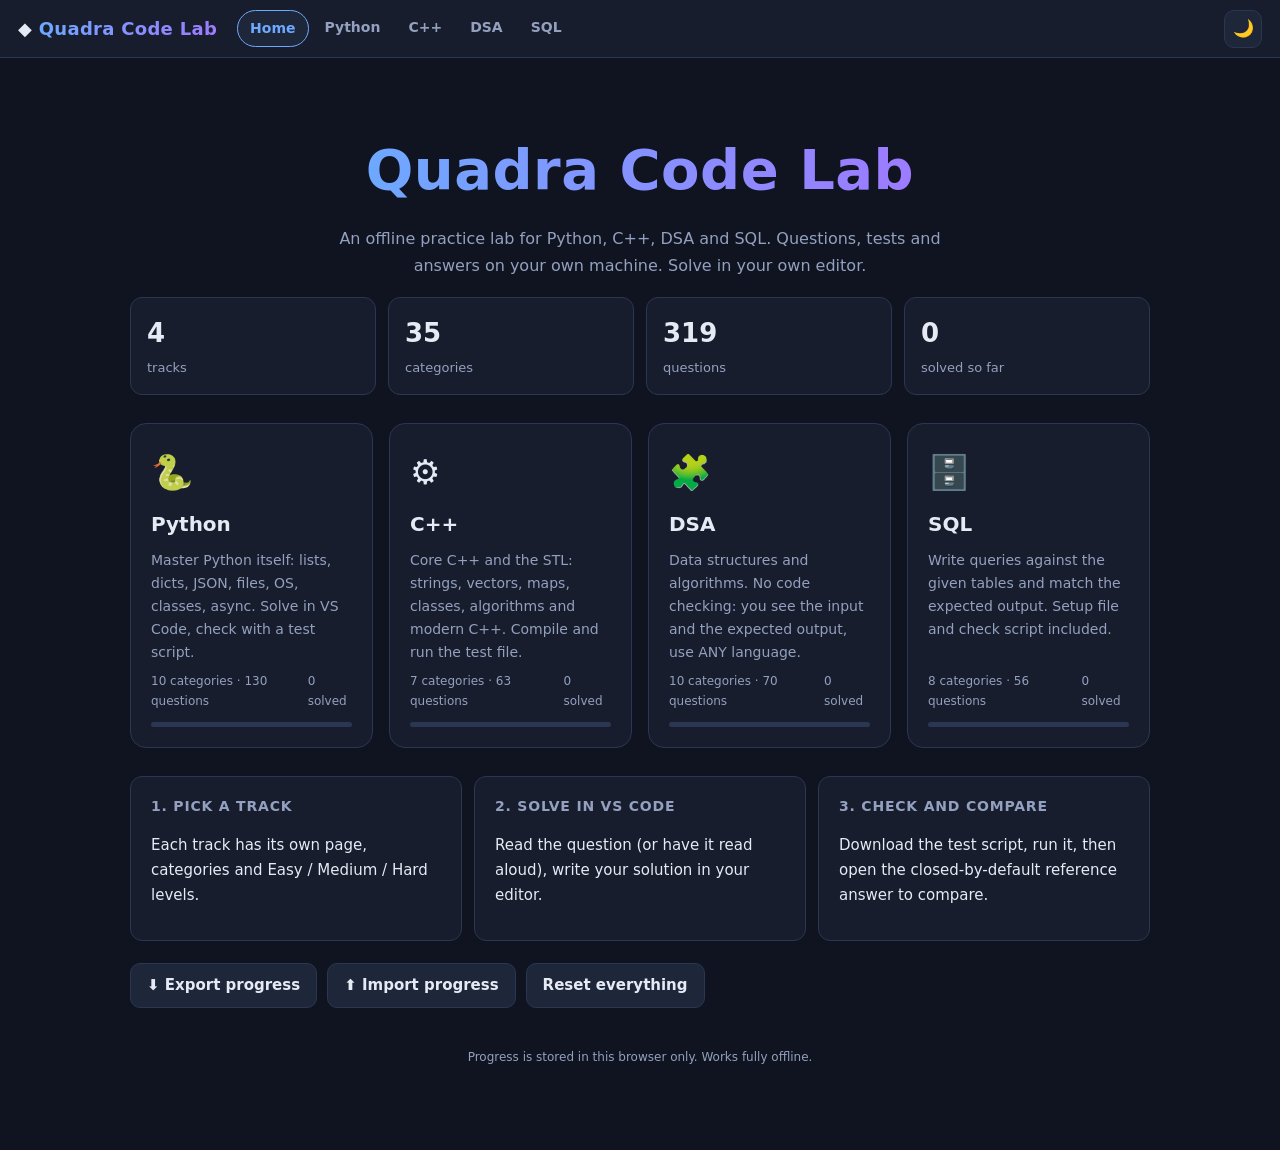
<file: index.html>
<!DOCTYPE html>
<html lang="en" data-theme="dark">
<head>
  <meta charset="UTF-8">
  <meta name="viewport" content="width=device-width, initial-scale=1.0">
  <title>Quadra Code Lab - practice Python, C++, DSA and SQL</title>
  <link rel="stylesheet" href="css/style.css">
</head>
<body>
  <header class="topbar">
    <div class="brand">◆ <span>Quadra Code Lab</span></div>
    <nav class="topnav" id="homeNav"></nav>
    <button id="themeBtn" class="icon-btn" style="margin-left:auto" aria-label="Toggle theme">🌙</button>
  </header>
  <div class="home">
    <section class="home-hero">
      <h1><span>Quadra Code Lab</span></h1>
      <p>An offline practice lab for Python, C++, DSA and SQL. Questions, tests and answers on your own machine. Solve in your own editor.</p>
    </section>
    <section class="stats" id="stats"></section>
    <section class="track-grid" id="tracks"></section>
    <section class="how">
      <div class="panel"><h2>1. Pick a track</h2><p>Each track has its own page, categories and Easy / Medium / Hard levels.</p></div>
      <div class="panel"><h2>2. Solve in VS Code</h2><p>Read the question (or have it read aloud), write your solution in your editor.</p></div>
      <div class="panel"><h2>3. Check and compare</h2><p>Download the test script, run it, then open the closed-by-default reference answer to compare.</p></div>
    </section>
    <div class="home-actions">
      <button class="btn" id="exportBtn">⬇ Export progress</button>
      <label class="btn" style="cursor:pointer">⬆ Import progress<input type="file" id="importFile" accept="application/json" hidden></label>
      <button class="btn" id="resetAll">Reset everything</button>
    </div>
    <p class="foot">Progress is stored in this browser only. Works fully offline.</p>
  </div>
  <div id="toast" role="status"></div>
  <script src="js/tracks.js"></script>
  <script src="data/python.questions.js"></script>
  <script src="data/cpp.questions.js"></script>
  <script src="data/dsa.questions.js"></script>
  <script src="data/sql.questions.js"></script>
  <script src="js/home.js"></script>
</body>
</html>
</file>
<file: css/style.css>
:root {
  --bg: #0f1420; --panel: #171d2c; --panel2: #1e2639; --text: #e6eaf5; --muted: #93a0bf;
  --border: #2b3652; --accent: #6ea8ff; --accent2: #9d7bff; --code: #0b0f19;
  --easy: #3ecf8e; --medium: #f5b83d; --hard: #ff6b7a; --radius: 12px;
  --mono: ui-monospace, "Cascadia Code", "Fira Code", Consolas, Menlo, monospace;
}
[data-theme="light"] {
  --bg: #f3f5fa; --panel: #ffffff; --panel2: #eef1f8; --text: #1b2233; --muted: #5d6985;
  --border: #d9dfee; --accent: #2f6df0; --accent2: #7c4dff; --code: #f1f4fb;
  --easy: #12a56a; --medium: #c98600; --hard: #d6334a;
}
* { box-sizing: border-box; }
html { scroll-behavior: smooth; }
body {
  margin: 0; background: var(--bg); color: var(--text);
  font: 15px/1.65 system-ui, -apple-system, "Segoe UI", Roboto, sans-serif;
}
button, select, input { font: inherit; color: inherit; }
button { cursor: pointer; }
code { font-family: var(--mono); background: var(--panel2); padding: 1px 6px; border-radius: 6px; font-size: .92em; }
pre {
  margin: 0; padding: 12px 14px; background: var(--code); border: 1px solid var(--border);
  border-radius: 10px; overflow-x: auto; font: 13.5px/1.55 var(--mono); white-space: pre;
}

/* ---------- top bar ---------- */
.topbar {
  position: sticky; top: 0; z-index: 30; height: 58px; display: flex; align-items: center; gap: 14px;
  padding: 0 18px; background: var(--panel); border-bottom: 1px solid var(--border);
}
.brand { white-space: nowrap; font-weight: 800; font-size: 18px; letter-spacing: .3px; }
.brand span { background: linear-gradient(90deg, var(--accent), var(--accent2)); -webkit-background-clip: text; background-clip: text; color: transparent; }
.overall { display: flex; align-items: center; gap: 10px; margin-left: auto; font-size: 13px; color: var(--muted); }
.bar { width: 150px; height: 8px; background: var(--panel2); border-radius: 99px; overflow: hidden; border: 1px solid var(--border); }
.bar i, .mini i { display: block; height: 100%; background: linear-gradient(90deg, var(--accent), var(--accent2)); width: 0; transition: width .3s; }
.tts-settings { display: flex; align-items: center; gap: 10px; }
.tts-settings select {
  max-width: 190px; background: var(--panel2); border: 1px solid var(--border); border-radius: 8px; padding: 6px 8px; font-size: 13px;
}
.speed { display: flex; align-items: center; gap: 6px; font-size: 12px; color: var(--muted); }
.speed input { width: 80px; accent-color: var(--accent); }
.icon-btn { background: var(--panel2); border: 1px solid var(--border); border-radius: 10px; width: 38px; height: 38px; font-size: 17px; }
#menuBtn { display: none; }

/* ---------- layout ---------- */
.layout { display: grid; grid-template-columns: 300px minmax(0, 1fr); min-height: calc(100vh - 58px); }
#sidebar {
  position: sticky; top: 58px; height: calc(100vh - 58px); overflow-y: auto; padding: 16px 12px;
  background: var(--panel); border-right: 1px solid var(--border);
}
.cat {
  position: relative; display: grid; grid-template-columns: 30px 1fr auto; align-items: center; gap: 2px 8px;
  width: 100%; text-align: left; padding: 10px 12px; margin-bottom: 6px;
  background: transparent; border: 1px solid transparent; border-radius: 10px;
}
.cat:hover { background: var(--panel2); }
.cat.active { background: var(--panel2); border-color: var(--accent); }
.cat-icon { font-size: 20px; grid-row: span 2; }
.cat-name { font-weight: 600; font-size: 14px; line-height: 1.3; }
.cat-count { font-size: 12px; color: var(--muted); }
.mini { grid-column: 2 / 4; height: 5px; background: var(--border); border-radius: 99px; overflow: hidden; }
.ghost { background: transparent; border: 1px solid var(--border); border-radius: 10px; padding: 8px 14px; color: var(--muted); }
.ghost:hover { border-color: var(--accent); color: var(--text); }
.ghost.small { width: 100%; margin-top: 12px; font-size: 13px; }
#backdrop { display: none; }
main { padding: 26px clamp(16px, 3vw, 40px) 70px; max-width: 1000px; width: 100%; }

/* ---------- list view ---------- */
.hero { display: flex; align-items: center; gap: 16px; margin-bottom: 18px; }
.hero-icon { font-size: 40px; }
.hero h1 { margin: 0; font-size: 26px; }
.hero p { margin: 2px 0 0; color: var(--muted); }
.hero-prog { margin-left: auto; text-align: right; font-size: 13px; color: var(--muted); min-width: 120px; }
.chips { display: flex; flex-wrap: wrap; gap: 8px; margin-bottom: 22px; }
.chip { background: var(--panel); border: 1px solid var(--border); border-radius: 99px; padding: 6px 14px; font-size: 13px; }
.chip.active { border-color: var(--accent); background: var(--panel2); color: var(--accent); font-weight: 600; }
.group-title { display: flex; align-items: center; gap: 10px; margin: 26px 0 12px; font-size: 17px; }
.group-title small { color: var(--muted); font-weight: 400; }
.cards { display: grid; grid-template-columns: repeat(auto-fill, minmax(260px, 1fr)); gap: 12px; }
.card {
  display: flex; align-items: center; gap: 12px; text-align: left; padding: 14px;
  background: var(--panel); border: 1px solid var(--border); border-radius: var(--radius);
  transition: transform .12s, border-color .12s;
}
.card:hover { transform: translateY(-2px); border-color: var(--accent); }
.card.done { border-color: var(--easy); background: linear-gradient(0deg, rgba(62,207,142,.07), rgba(62,207,142,.07)), var(--panel); }
.num { flex: none; width: 34px; height: 34px; border-radius: 50%; display: grid; place-items: center; font-weight: 700; font-size: 13px; background: var(--panel2); border: 1px solid var(--border); }
.card.done .num { background: var(--easy); color: #062014; border-color: var(--easy); }
.card-title { font-weight: 600; line-height: 1.3; }

.badge { display: inline-block; padding: 2px 10px; border-radius: 99px; font-size: 12px; font-weight: 700; text-transform: uppercase; letter-spacing: .5px; border: 1px solid currentColor; }
.badge.easy { color: var(--easy); } .badge.medium { color: var(--medium); } .badge.hard { color: var(--hard); }

/* ---------- detail view ---------- */
.crumbs { display: flex; align-items: center; gap: 10px; flex-wrap: wrap; margin-bottom: 14px; color: var(--muted); font-size: 13px; }
.back { background: var(--panel); border: 1px solid var(--border); border-radius: 8px; padding: 5px 12px; }
.title-row { display: flex; align-items: center; gap: 12px; flex-wrap: wrap; margin-bottom: 14px; }
.title-row h1 { margin: 0; font-size: 26px; }
.panel { background: var(--panel); border: 1px solid var(--border); border-radius: var(--radius); padding: 18px 20px; margin-bottom: 18px; }
.panel h2 { margin: 0 0 10px; font-size: 14px; text-transform: uppercase; letter-spacing: .8px; color: var(--muted); display: flex; align-items: center; gap: 10px; }
.panel h2 .grow { flex: 1; }
.desc { font-size: 16px; }
.cases { display: grid; grid-template-columns: repeat(auto-fill, minmax(320px, 1fr)); gap: 12px; }
.case { background: var(--panel2); border: 1px solid var(--border); border-radius: 10px; padding: 12px; display: grid; gap: 6px; }
.lbl { font-size: 11px; text-transform: uppercase; letter-spacing: .8px; color: var(--muted); }
.exp { color: var(--easy); }
.copy-btn { font-size: 12px; padding: 3px 10px; background: var(--panel2); border: 1px solid var(--border); border-radius: 8px; }
.copy-btn:hover { border-color: var(--accent); }
details { margin-top: 4px; }
summary { cursor: pointer; font-weight: 600; color: var(--accent); }
details ul, details ol { margin: 8px 0 0; padding-left: 22px; }
.actions { display: flex; flex-wrap: wrap; gap: 10px; }
.btn { background: var(--panel2); border: 1px solid var(--border); border-radius: 10px; padding: 9px 16px; font-weight: 600; }
.btn:hover { border-color: var(--accent); }
.btn.primary { background: linear-gradient(90deg, var(--accent), var(--accent2)); color: #fff; border: none; }
.btn.success { background: var(--easy); color: #062014; border: none; }
.btn[disabled] { opacity: .45; cursor: not-allowed; }
.nav-row { display: flex; justify-content: space-between; gap: 10px; margin-top: 10px; }
.tts-note { font-size: 12px; color: var(--muted); margin-top: 8px; }

#toast {
  position: fixed; bottom: 22px; left: 50%; transform: translate(-50%, 30px); opacity: 0; pointer-events: none;
  background: var(--panel2); border: 1px solid var(--accent); padding: 9px 18px; border-radius: 99px; transition: .25s; z-index: 60;
}
#toast.show { opacity: 1; transform: translate(-50%, 0); }

/* ---------- responsive ---------- */
@media (max-width: 900px) {
  #menuBtn { display: inline-block; }
  .layout { grid-template-columns: 1fr; }
  #sidebar { position: fixed; top: 58px; left: 0; z-index: 40; width: 300px; max-width: 86vw; transform: translateX(-102%); transition: transform .25s; }
  body.menu-open #sidebar { transform: none; }
  body.menu-open #backdrop { display: block; position: fixed; inset: 58px 0 0 0; background: rgba(0,0,0,.5); z-index: 35; }
  .tts-settings .speed, .overall .bar { display: none; }
  .tts-settings select { max-width: 120px; }
  .hero { flex-wrap: wrap; } .hero-prog { margin-left: 0; text-align: left; }
}

/* ================= Quadra Code Lab additions ================= */
.topnav { display: flex; gap: 4px; margin-left: 6px; }
.topnav a { color: var(--muted); text-decoration: none; padding: 6px 12px; border-radius: 99px; font-size: 14px; font-weight: 600; }
.topnav a:hover { color: var(--text); background: var(--panel2); }
.topnav a.active { color: var(--accent); background: var(--panel2); border: 1px solid var(--accent); }
.brand a { color: inherit; text-decoration: none; }
.brand small { font-weight: 500; color: var(--muted); font-size: 12px; -webkit-text-fill-color: var(--muted); margin-left: 4px; }

/* reference-answer toggle (closed by default) */
.ref-toggle {
  width: 100%; display: flex; align-items: center; gap: 10px; text-align: left; font-weight: 700;
  background: var(--panel2); border: 1px dashed var(--accent2); border-radius: 10px; padding: 12px 16px;
}
.ref-toggle:hover { border-color: var(--accent); }
.ref-toggle .arrow { transition: transform .2s; display: inline-block; }
.ref-toggle[aria-expanded="true"] .arrow { transform: rotate(90deg); }
.ref-toggle .sub { margin-left: auto; font-weight: 400; font-size: 12px; color: var(--muted); }
.ref-body { margin-top: 12px; }
.ref-body[hidden] { display: none; }
.ref-warn { font-size: 12px; color: var(--muted); margin: 0 0 8px; }
.code-head { display: flex; align-items: center; justify-content: space-between; margin-bottom: 6px; font-size: 12px; color: var(--muted); }

/* tables (SQL) */
.tbl-wrap { overflow-x: auto; margin: 6px 0 14px; border: 1px solid var(--border); border-radius: 10px; }
table.data { border-collapse: collapse; width: 100%; font: 13px/1.4 var(--mono); }
table.data th, table.data td { padding: 6px 12px; text-align: left; border-bottom: 1px solid var(--border); white-space: nowrap; }
table.data th { background: var(--panel2); color: var(--muted); font-weight: 600; }
table.data tr:last-child td { border-bottom: none; }
table.data td.null { color: var(--muted); font-style: italic; }
.tname { font-weight: 700; font-family: var(--mono); margin: 10px 0 0; }
.tname small { color: var(--muted); font-weight: 400; margin-left: 8px; }
.note { font-size: 13px; color: var(--muted); }

/* DSA examples */
.ex { background: var(--panel2); border: 1px solid var(--border); border-radius: 10px; padding: 12px; margin-bottom: 10px; display: grid; gap: 4px; }
.ex pre { background: transparent; border: none; padding: 0; }
.ex-label { font-size: 11px; text-transform: uppercase; letter-spacing: .8px; color: var(--muted); }
ul.plain { margin: 0; padding-left: 20px; }

/* home */
.home { max-width: 1100px; margin: 0 auto; padding: 36px clamp(16px, 4vw, 40px) 70px; }
.home-hero { text-align: center; padding: 30px 0 18px; }
.home-hero h1 { font-size: clamp(34px, 6vw, 56px); margin: 0; letter-spacing: .5px; }
.home-hero h1 span { background: linear-gradient(90deg, var(--accent), var(--accent2)); -webkit-background-clip: text; background-clip: text; color: transparent; }
.home-hero p { color: var(--muted); max-width: 640px; margin: 10px auto 0; font-size: 16px; }
.track-grid { display: grid; grid-template-columns: repeat(auto-fit, minmax(240px, 1fr)); gap: 16px; margin: 28px 0; }
.track { display: flex; flex-direction: column; gap: 8px; text-decoration: none; color: inherit; padding: 20px; background: var(--panel); border: 1px solid var(--border); border-radius: 16px; transition: transform .15s, border-color .15s; }
.track:hover { transform: translateY(-3px); border-color: var(--accent); }
.track .t-icon { font-size: 34px; }
.track h2 { margin: 0; font-size: 20px; }
.track p { margin: 0; color: var(--muted); font-size: 14px; flex: 1; }
.track .t-meta { font-size: 12px; color: var(--muted); display: flex; justify-content: space-between; }
.track .mini { grid-column: auto; margin-top: 2px; }
.stats { display: grid; grid-template-columns: repeat(auto-fit, minmax(160px, 1fr)); gap: 12px; margin-bottom: 22px; }
.stat { background: var(--panel); border: 1px solid var(--border); border-radius: 12px; padding: 14px 16px; }
.stat b { display: block; font-size: 26px; }
.stat span { color: var(--muted); font-size: 13px; }
.how { display: grid; grid-template-columns: repeat(auto-fit, minmax(240px, 1fr)); gap: 12px; }
.how .panel { margin: 0; }
.home-actions { display: flex; flex-wrap: wrap; gap: 10px; margin-top: 22px; }
.foot { text-align: center; color: var(--muted); font-size: 12px; margin-top: 40px; }
@media (max-width: 900px) { .topnav { display: none; } }
</file>
